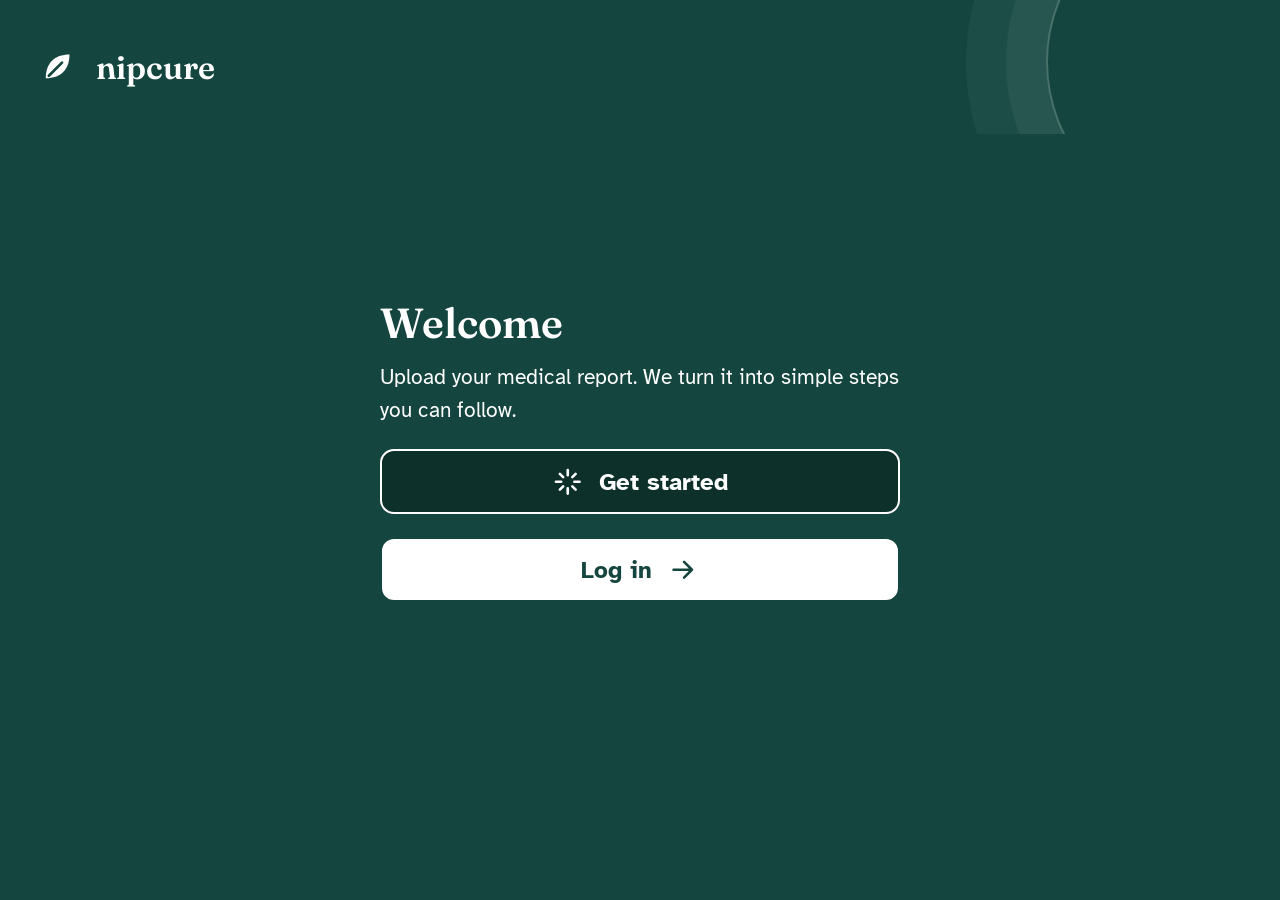
<file: frontend/index.html>
<!doctype html>
<html lang="en">
  <head>
    <meta charset="utf-8" />
    <meta name="viewport" content="width=device-width,initial-scale=1" />
    <meta name="theme-color" content="#14463F" />
    <link rel="preconnect" href="https://fonts.googleapis.com" />
    <link
      href="https://fonts.googleapis.com/css2?family=Atkinson+Hyperlegible:wght@400;700&family=Fraunces:wght@600&display=swap"
      rel="stylesheet"
    />
    <link rel="stylesheet" href="css/style.css" />
    <title>NipCure</title>
  </head>
  <body class="welcome-page">
    <div class="split">
      <header class="side">
        <a class="brand" data-logo href="index.html"></a>
        <h2>Your doctor's instructions, made clear.</h2>
      </header>
      <main class="main">
        <div class="box">
          <h1>Welcome</h1>
          <p>
            Upload your medical report. We turn it into simple steps you can
            follow.
          </p>
          <a class="btn" href="register.html" data-i="sparkle">Get started</a>
          <a class="btn alt" href="login.html" data-i="arrow" data-pos="end"
            >Log in</a
          >
        </div>
      </main>
    </div>
    <script src="js/api.js"></script>
  </body>
</html>
</file>
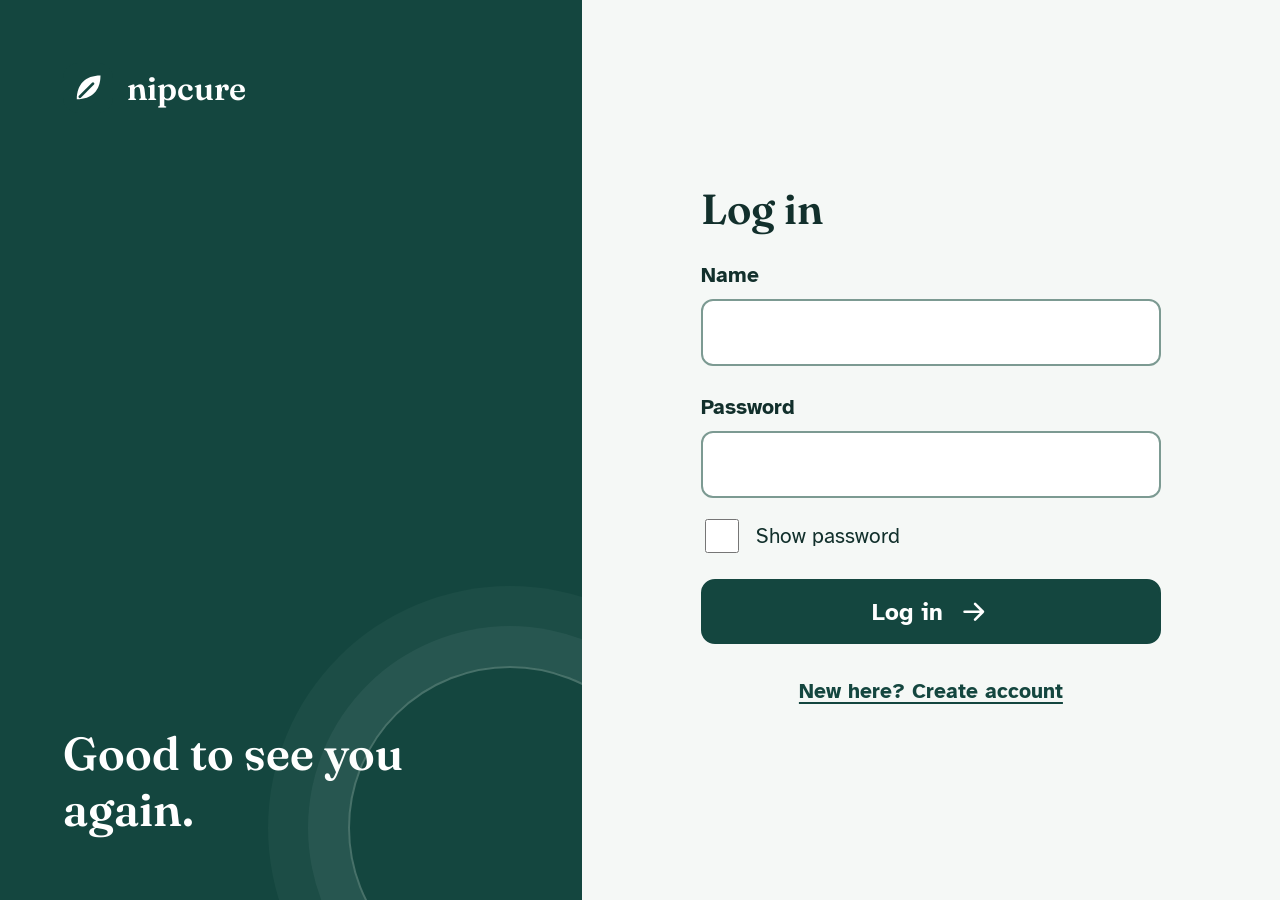
<file: frontend/dashboard.html>
<!doctype html>
<html lang="en">
  <head>
    <meta charset="utf-8" />
    <meta name="viewport" content="width=device-width,initial-scale=1" />
    <meta name="theme-color" content="#14463F" />
    <link rel="preconnect" href="https://fonts.googleapis.com" />
    <link
      href="https://fonts.googleapis.com/css2?family=Atkinson+Hyperlegible:wght@400;700&family=Fraunces:wght@600&display=swap"
      rel="stylesheet"
    />
    <link rel="stylesheet" href="css/style.css" />
    <title>My reports – nipcure</title>
  </head>
  <body>
    <div class="bar">
      <div>
        <a class="brand" data-logo href="dashboard.html"></a
        ><span class="acts"
          ><a class="link" href="profile.html" data-i="user">Profile</a
          ><button class="link" onclick="api.logout()" data-i="out">
            Log out
          </button></span
        >
      </div>
    </div>
    <main class="wrap">
      <div id="msg" class="msg"></div>

      <section id="home">
        <h1>Your report</h1>
        <div class="upload">
          <span class="badge" data-i="upload"></span>
          <p style="margin: 0.4rem 0 0">Choose the PDF from your doctor.</p>
          <input
            id="file"
            type="file"
            accept="application/pdf"
            class="hidden"
          />
          <button class="btn" id="pick" data-i="upload">Upload report</button>
        </div>
        <h2 style="margin-top: 2.2rem">Previous reports</h2>
        <div id="list"><p>No reports yet.</p></div>
      </section>

      <div id="spin" class="spin">
        <i></i>Reading your report…<br /><span
          style="font-weight: 400; color: var(--muted)"
          >This can take a minute.</span
        >
      </div>

      <section id="plan" class="hidden">
        <button class="link" id="back" data-i="back">My reports</button>
        <h1 id="plan-title">Your care plan</h1>
        <div class="summary">
          <span class="badge" style="background: #fff" data-i="check"></span>
          <span class="summary-content" id="summary"></span>
          <button class="sec-listen-btn" id="listen-summary" title="Listen to summary">🔊</button>
        </div>
        <div id="sections"></div>

        <section id="research-section" class="learn-more-section">
          <div class="learn-more-header">
          <span
            class="badge"
            style="background: var(--mint); color: var(--pine); font-size: 1.3rem;"
            aria-hidden="true"
          >
            <svg
              width="24"
              height="24"
              viewBox="0 0 24 24"
              fill="none"
              stroke="currentColor"
              stroke-width="2"
              stroke-linecap="round"
              stroke-linejoin="round"
            >
              <circle cx="11" cy="11" r="7"></circle>
              <path d="m20 20-4-4"></path>
            </svg>
          </span>

          <div>
            <h2>Learn more</h2>
            <p class="learn-sub">
              Educational guides from recognized health institutions based on your report
            </p>
          </div>
          </div>
          <div id="research-list" class="research-cards">
            <p class="loading-hint">Loading educational resources…</p>
          </div>
          <p class="research-disclaimer">
            <svg
              width="18"
              height="18"
              viewBox="0 0 24 24"
              fill="none"
              stroke="currentColor"
              stroke-width="2"
              stroke-linecap="round"
              stroke-linejoin="round"
              aria-hidden="true"
            >
              <path d="M10.3 3.7L2.2 18a2 2 0 0 0 1.7 3h16.2a2 2 0 0 0 1.7-3L13.7 3.7a2 2 0 0 0-3.4 0z"></path>
              <line x1="12" y1="9" x2="12" y2="13"></line>
              <line x1="12" y1="17" x2="12.01" y2="17"></line>
            </svg>

            <span>
              <b>Educational resources only.</b>
              These verified links from organizations such as Mayo Clinic,
              MedlinePlus, and the CDC are for patient education and do not replace
              professional medical advice.
            </span>
          </p>
        </section>

        <div class="bottom-actions">
<button class="btn alt" id="listen">
  <svg
    width="20"
    height="20"
    viewBox="0 0 24 24"
    fill="none"
    stroke="currentColor"
    stroke-width="2"
    stroke-linecap="round"
    stroke-linejoin="round"
    aria-hidden="true"
  >
    <polygon points="11 5 6 9 2 9 2 15 6 15 11 19 11 5"></polygon>
    <path d="M15.54 8.46a5 5 0 0 1 0 7.07"></path>
    <path d="M19.07 4.93a10 10 0 0 1 0 14.14"></path>
  </svg>

  Listen to full plan
</button>
          <button class="btn alt" id="reexamine" data-i="refresh">Re-examine report</button>
          <button class="btn danger" id="delete" data-i="trash">Delete report</button>
        </div>
      </section>
    </main>
    <script src="js/api.js"></script>
    <script>
      api.requireAuth();
      const $ = (id) => document.getElementById(id);
      let currentReportId = null;
      let currentReportFilename = "";
      let currentPlan = null;
      let currentAudio = null;

      function escapeHtml(str) {
        if (!str) return "";
        return String(str)
          .replace(/&/g, "&amp;")
          .replace(/</g, "&lt;")
          .replace(/>/g, "&gt;")
          .replace(/"/g, "&quot;")
          .replace(/'/g, "&#039;");
      }

      const PLAY_SVG = '<svg width="20" height="20" viewBox="0 0 24 24" fill="none" stroke="currentColor" stroke-width="2" stroke-linecap="round" stroke-linejoin="round"><polygon points="11 5 6 9 2 9 2 15 6 15 11 19 11 5"></polygon><path d="M15.54 8.46a5 5 0 0 1 0 7.07"></path><path d="M19.07 4.93a10 10 0 0 1 0 14.14"></path></svg>';
      const STOP_SVG = '<svg width="20" height="20" viewBox="0 0 24 24" fill="none" stroke="currentColor" stroke-width="2" stroke-linecap="round" stroke-linejoin="round"><rect x="6" y="6" width="12" height="12"></rect></svg>';

      function stopAudio() {
        if (currentAudio) {
          currentAudio.pause();
          currentAudio.currentTime = 0;
          currentAudio = null;
        }
        if (window.speechSynthesis && window.speechSynthesis.speaking) {
          window.speechSynthesis.cancel();
        }
        const listenBtn = $("listen");
        if (listenBtn) listenBtn.innerHTML = PLAY_SVG + " Listen to full plan";
        document.querySelectorAll(".sec-listen-btn").forEach((b) => {
          b.classList.remove("playing");
          b.innerHTML = PLAY_SVG;
          b.disabled = false;
        });
      }

      const SECTIONS = [
        [["conflicts"], "alert", "Conflicts & Verification"],
        [["warnings"], "alert", "Important warnings"],
        [["medicines"], "pill", "Medicines to buy"],
        [["what_to_do", "todo"], "check", "What to do"],
        [["what_to_avoid", "avoid"], "ban", "What to avoid"],
        [["food_guidance", "food"], "food", "Food guidance"],
        [["follow_up", "followup"], "calendar", "Follow-up"],
        [["doctor_questions", "questions"], "help", "Ask your doctor"],
        [["sources", "resources"], "globe", "Evidence & Sources"],
      ];

      const show = (id) =>
        ["home", "plan"].forEach((s) =>
          $(s).classList.toggle("hidden", s !== id),
        );

      async function playSection(btn, sectionKey, items, label) {
        if (currentAudio && !currentAudio.paused) { stopAudio(); return; }
        if (window.speechSynthesis && window.speechSynthesis.speaking) { stopAudio(); return; }
        if (btn.classList.contains("playing")) { stopAudio(); return; }

        stopAudio();
        btn.disabled = true;
        btn.innerHTML = "⏳";

        const text = label + ": " + items.map((it) =>
          typeof it === "object" && it !== null ? (it.title || it.url || JSON.stringify(it)) : String(it)
        ).join(". ");

        try {
          const audioBlob = await api.voiceReport(currentReportId, text);
          const audioUrl = URL.createObjectURL(audioBlob);
          currentAudio = new Audio(audioUrl);
          currentAudio.onended = () => stopAudio();
          currentAudio.onerror = () => { stopAudio(); showMsg("error", "Error playing section audio."); };
          await currentAudio.play();
          btn.disabled = false;
          btn.classList.add("playing");
          btn.innerHTML = STOP_SVG;
        } catch (err) {
          if (window.speechSynthesis) {
            window.speechSynthesis.cancel();
            const utterance = new SpeechSynthesisUtterance(text);
            utterance.onend = () => stopAudio();
            utterance.onerror = () => stopAudio();
            window.speechSynthesis.speak(utterance);
            btn.disabled = false;
            btn.classList.add("playing");
            btn.innerHTML = STOP_SVG;
          } else {
            stopAudio();
            showMsg("error", err.message || "Voice not available.");
          }
        }
      }

      async function toggleVoice() {
        if (currentAudio && !currentAudio.paused) {
          stopAudio();
          return;
        }
        if (window.speechSynthesis && window.speechSynthesis.speaking) {
          stopAudio();
          return;
        }

        const listenBtn = $("listen");
        listenBtn.disabled = true;
        listenBtn.innerHTML = `
          <svg
            width="18"
            height="18"
            viewBox="0 0 24 24"
            fill="none"
            stroke="currentColor"
            stroke-width="2"
            stroke-linecap="round"
            stroke-linejoin="round"
            aria-hidden="true"
          >
            <path d="M21 12a9 9 0 1 1-6.7-8.7"></path>
            <path d="M21 3v6h-6"></path>
          </svg>
          Generating audio…
        `;
        try {
          const audioBlob = await api.voiceReport(currentReportId);
          const audioUrl = URL.createObjectURL(audioBlob);
          currentAudio = new Audio(audioUrl);
          currentAudio.onended = () => {
            stopAudio();
          };
          currentAudio.onerror = () => {
            stopAudio();
            showMsg("error", "Error playing voice audio.");
          };
          await currentAudio.play();
          listenBtn.innerHTML = STOP_SVG + " Stop listening";
        } catch (err) {
          console.warn("ElevenLabs TTS unavailable, falling back to speech synthesis:", err.message);
          const textToSpeak = currentPlan?.voice_text || currentPlan?.summary || "No care plan summary available.";
          if (window.speechSynthesis) {
            window.speechSynthesis.cancel();
            const utterance = new SpeechSynthesisUtterance(textToSpeak);
            utterance.onend = () => {
              stopAudio();
            };
            utterance.onerror = () => {
              stopAudio();
            };
            window.speechSynthesis.speak(utterance);
            listenBtn.innerHTML = STOP_SVG + " Stop listening";
          } else {
            showMsg("error", err.message || "Voice playback unavailable.");
            listenBtn.innerHTML = PLAY_SVG + " Listen to full plan";
          }
        } finally {
          listenBtn.disabled = false;
        }
      }

      async function loadResearch(reportId) {
        const container = $("research-list");
        if (!container || !reportId) return;
        container.innerHTML = '<p class="loading-hint">Searching verified medical organizations (Mayo Clinic, MedlinePlus, CDC)…</p>';
        try {
          const data = await api.researchReport(reportId);
          if (!data.resources || data.resources.length === 0) {
            container.innerHTML = '<p style="color:var(--muted); font-size:0.95rem;">No external educational guides found for the specific topics in this report.</p>';
            return;
          }
          container.replaceChildren(
            ...data.resources.map((item) => {
              const a = document.createElement("a");
              a.className = "research-card";
              a.href = item.link;
              a.target = "_blank";
              a.rel = "noopener noreferrer";
              a.innerHTML = `
                <div class="research-source">${escapeHtml(item.source || "Medical Resource")}</div>
                <div class="research-title">${escapeHtml(item.title)}</div>
                ${item.snippet ? `<p class="research-snippet">${escapeHtml(item.snippet)}</p>` : ""}
              `;
              return a;
            })
          );
        } catch (err) {
          console.warn("Could not load research:", err);
          container.innerHTML = '<p style="color:var(--muted); font-size:0.9rem;">Educational research guides are currently unavailable.</p>';
        }
      }

      async function doReexamine(id) {
        if (!id) return;
        stopAudio();
        $("msg").className = "msg";
        show("");
        $("spin").classList.add("show");
        try {
          const res = await api.reexamineReport(id);
          renderPlan(res.plan, res.id, res.filename);
          showMsg("success", "Care plan updated and re-examined with your profile!");
        } catch (e) {
          show(currentReportId ? "plan" : "home");
          showMsg("error", e.message);
        } finally {
          $("spin").classList.remove("show");
        }
      }

      async function doDelete(id, filename) {
        if (!id) return;
        stopAudio();
        const name = filename ? `"${filename}"` : "this report";
        if (!confirm(`Are you sure you want to delete ${name}? This cannot be undone.`)) {
          return;
        }
        try {
          await api.deleteReport(id);
          if (currentReportId === id) {
            currentReportId = null;
            currentReportFilename = "";
            currentPlan = null;
            show("home");
          }
          showMsg("success", "Report deleted successfully.");
          await loadList();
        } catch (e) {
          showMsg("error", e.message);
        }
      }

      async function loadList() {
        try {
          const items = await api.reports();
          if (!items.length) {
            $("list").innerHTML = "<p>No reports yet.</p>";
            return;
          }
          $("list").replaceChildren(
            ...items.map((r) => {
              const card = document.createElement("div");
              card.className = "report";

              const mainBtn = document.createElement("button");
              mainBtn.className = "report-main";
              mainBtn.type = "button";
              mainBtn.innerHTML =
                '<span class="badge">' +
                icon("file") +
                '</span><span><b></b><small></small></span><span class="go" style="margin-left:auto">' +
                icon("arrow") +
                "</span>";
              mainBtn.querySelector("b").textContent = r.filename;
              mainBtn.querySelector("small").textContent = new Date(
                r.created_at,
              ).toLocaleDateString();
              mainBtn.onclick = async () => {
                try {
                  const rep = await api.report(r.id);
                  renderPlan(rep.plan, rep.id, rep.filename);
                } catch (e) {
                  showMsg("error", e.message);
                }
              };

              const acts = document.createElement("div");
              acts.className = "report-acts";

              const reBtn = document.createElement("button");
              reBtn.className = "icon-btn";
              reBtn.type = "button";
              reBtn.title = "Re-examine report with current profile";
              reBtn.innerHTML = icon("refresh");
              reBtn.onclick = (e) => {
                e.stopPropagation();
                doReexamine(r.id);
              };

              const delBtn = document.createElement("button");
              delBtn.className = "icon-btn danger";
              delBtn.type = "button";
              delBtn.title = "Delete report";
              delBtn.innerHTML = icon("trash");
              delBtn.onclick = (e) => {
                e.stopPropagation();
                doDelete(r.id, r.filename);
              };

              acts.append(reBtn, delBtn);
              card.append(mainBtn, acts);
              return card;
            }),
          );
        } catch (e) {
          showMsg("error", e.message);
        }
      }

      function renderPlan(plan, id, filename) {
        stopAudio();
        if (id) currentReportId = id;
        if (filename) currentReportFilename = filename;
        currentPlan = plan;

        if (filename) {
          $("plan-title").textContent = filename;
        } else {
          $("plan-title").textContent = "Your care plan";
        }
        $("summary").textContent = plan.summary || "";
        $("listen-summary").innerHTML = `
          <svg width="20" height="20" viewBox="0 0 24 24" fill="none" stroke="currentColor" stroke-width="2" stroke-linecap="round" stroke-linejoin="round">
            <polygon points="11 5 6 9 2 9 2 15 6 15 11 19 11 5"></polygon>
            <path d="M15.54 8.46a5 5 0 0 1 0 7.07"></path>
            <path d="M19.07 4.93a10 10 0 0 1 0 14.14"></path>
          </svg>`;

        $("listen-summary").onclick = async function () {
          const summaryText = plan.summary || "No summary available.";
          await playSection(this, "summary", [summaryText], "Summary");
        };

        const getItems = (keys) => {
          for (const k of keys) {
            if (Array.isArray(plan[k]) && plan[k].length > 0) return plan[k];
          }
          return [];
        };
        $("sections").replaceChildren(
          ...SECTIONS.filter(([keys]) => getItems(keys).length).map(
            ([keys, ic, label]) => {
              const items = getItems(keys);
              const sectionKey = keys[0];
              const isWarn = keys.includes("warnings") || keys.includes("conflicts");
              
              const wrap = document.createElement("div");
              wrap.style.display = "flex";
              wrap.style.alignItems = "flex-start";
              wrap.style.gap = "0.5rem";
              wrap.style.marginBottom = "0.2rem";

              const d = document.createElement("details");
              d.className = "sec" + (isWarn ? " warn" : "");
              d.style.flex = "1";
              if (isWarn) d.open = true;
              
              const s = document.createElement("summary");

              const secListenBtn = document.createElement("button");
              secListenBtn.type = "button";
              secListenBtn.className = "sec-listen-btn";
              secListenBtn.title = "Listen to " + label;
              secListenBtn.innerHTML = PLAY_SVG;
              secListenBtn.style.marginTop = "0.8rem";
              secListenBtn.onclick = (e) => {
                e.preventDefault();
                e.stopPropagation();
                playSection(secListenBtn, sectionKey, items, label);
              };

              s.innerHTML =
                '<span class="badge">' +
                icon(ic) +
                "</span><span>" +
                label +
                "</span>";
              s.insertAdjacentHTML("beforeend", icon("chev", "chev"));
              
              d.append(s);

              const PROFILE_BADGE_HTML = `
                <span class="profile-badge">
                  <svg viewBox="0 0 24 24" fill="none" stroke="currentColor" stroke-width="2" stroke-linecap="round" stroke-linejoin="round">
                    <path d="M20 21v-2a4 4 0 0 0-4-4H8a4 4 0 0 0-4 4v2"></path>
                    <circle cx="12" cy="7" r="4"></circle>
                  </svg>
                  From your profile
                </span>`;

              const renderItem = (item) => {
                const li = document.createElement("li");
                let text = "";
                let isLink = false;
                let url = "";

                if (typeof item === "object" && item !== null) {
                  text = item.title || item.url || "";
                  if (item.url) {
                    isLink = true;
                    url = item.url;
                  }
                } else {
                  text = String(item);
                }

                let isProfile = false;
                // Sometimes gemma outputs a colon after the tag, like [Patient profile]:
                if (text.startsWith("[Patient profile]")) {
                  isProfile = true;
                  text = text.replace("[Patient profile]", "").replace(/^:/, "").trim();
                }

                if (isLink) {
                  const a = document.createElement("a");
                  a.href = url;
                  a.target = "_blank";
                  a.rel = "noopener";
                  a.textContent = text;
                  if (isProfile) {
                    li.innerHTML = PROFILE_BADGE_HTML + " ";
                    li.append(a);
                  } else {
                    li.append(a);
                  }
                } else {
                  if (isProfile) {
                    li.innerHTML = PROFILE_BADGE_HTML + " <span>" + escapeHtml(text) + "</span>";
                  } else {
                    li.textContent = text;
                  }
                }
                return li;
              };

              if (sectionKey === "food_guidance") {
                const medicalItems = [];
                const profileItems = [];
                items.forEach(item => {
                  const text = typeof item === "string" ? item : (item.title || "");
                  if (text.startsWith("[Patient profile]")) profileItems.push(item);
                  else medicalItems.push(item);
                });

                if (medicalItems.length > 0) {
                  const ul = document.createElement("ul");
                  medicalItems.forEach(item => ul.append(renderItem(item)));
                  d.append(ul);
                }
                if (profileItems.length > 0) {
                  const subtitle = document.createElement("div");
                  subtitle.className = "profile-group-title";
                  subtitle.textContent = "Profile preferences & restrictions";
                  const ulProfile = document.createElement("ul");
                  profileItems.forEach(item => ulProfile.append(renderItem(item)));
                  d.append(subtitle, ulProfile);
                }
              } else {
                const ul = document.createElement("ul");
                items.forEach((item) => {
                  ul.append(renderItem(item));
                });
                d.append(ul);
              }

              wrap.append(d, secListenBtn);
              return wrap;
            },
          ),
        );
        $("listen").onclick = toggleVoice;
        $("reexamine").onclick = () => doReexamine(currentReportId);
        $("delete").onclick = () => doDelete(currentReportId, currentReportFilename);
        if (id) {
          loadResearch(id);
        }
        show("plan");
        window.scrollTo(0, 0);
      }

      $("pick").onclick = () => $("file").click();
      $("back").onclick = () => {
        stopAudio();
        show("home");
        loadList();
      };
      $("file").onchange = async () => {
        const f = $("file").files[0];
        if (!f) return;
        if (f.type !== "application/pdf")
          return showMsg("error", "Please choose a PDF file.");
        $("msg").className = "msg";
        show("");
        $("spin").classList.add("show");
        try {
          const res = await api.upload(f);
          renderPlan(res.plan, res.id, res.filename);
        } catch (e) {
          show("home");
          showMsg("error", e.message);
        }
        $("spin").classList.remove("show");
        $("file").value = "";
      };
      loadList();
    </script>
  </body>
</html>
</file>
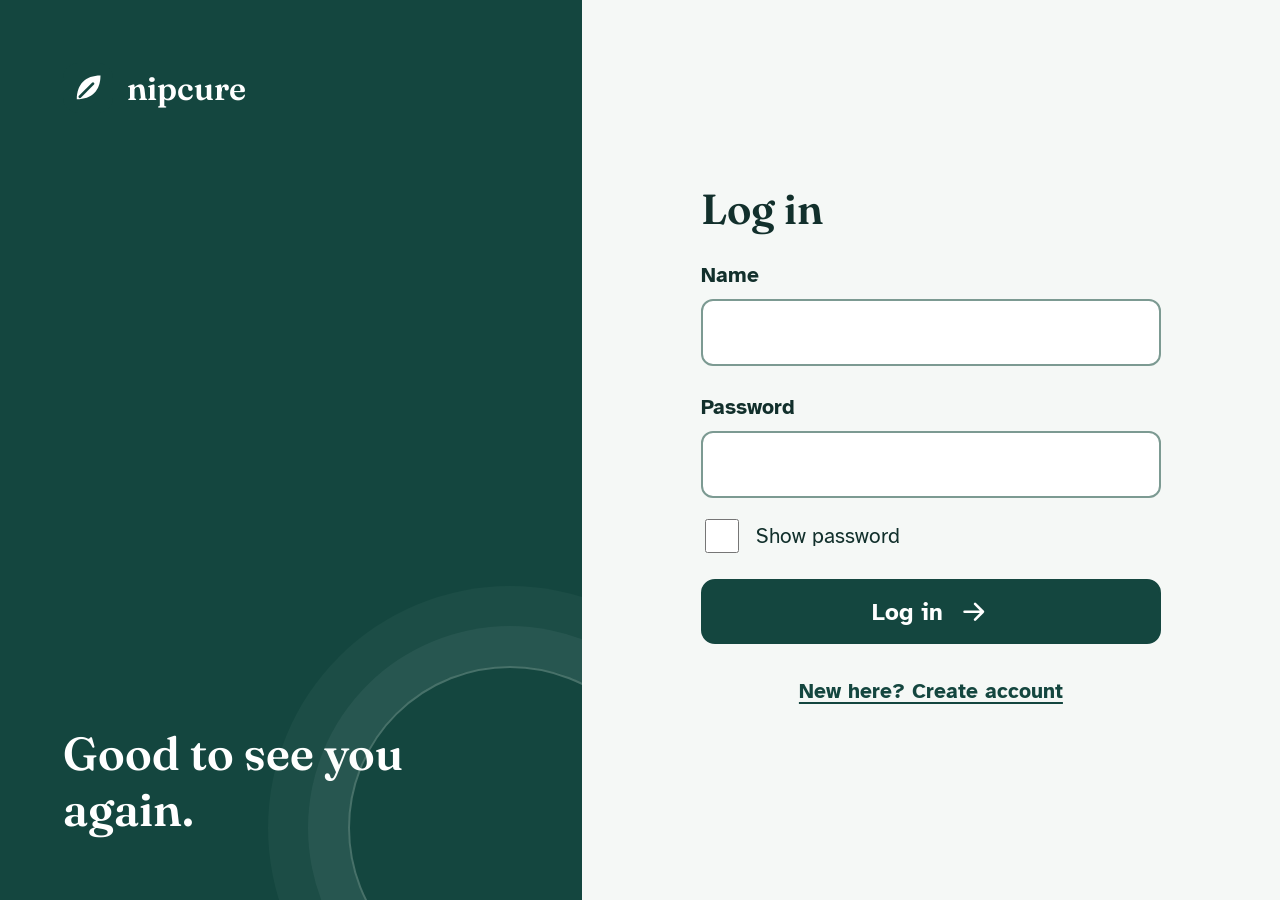
<file: frontend/login.html>
<!doctype html>
<html lang="en">
  <head>
    <meta charset="utf-8" />
    <meta name="viewport" content="width=device-width,initial-scale=1" />
    <meta name="theme-color" content="#14463F" />
    <link rel="preconnect" href="https://fonts.googleapis.com" />
    <link
      href="https://fonts.googleapis.com/css2?family=Atkinson+Hyperlegible:wght@400;700&family=Fraunces:wght@600&display=swap"
      rel="stylesheet"
    />
    <link rel="stylesheet" href="css/style.css" />
    <title>Log in – NipCure</title>
  </head>
  <body>
    <div class="split">
      <header class="side">
        <a class="brand" data-logo href="index.html"></a>
        <h2>Good to see you again.</h2>
      </header>
      <main class="main">
        <form class="box" id="form">
          <h1>Log in</h1>
          <label for="name">Name</label
          ><input id="name" autocomplete="username" required />
          <label for="password">Password</label
          ><input
            id="password"
            type="password"
            autocomplete="current-password"
            required
          /><label class="check"
            ><input type="checkbox" id="show" /> Show password</label
          >
          <div id="msg" class="msg"></div>
          <button
            id="go"
            class="btn"
            type="submit"
            data-i="arrow"
            data-pos="end"
          >
            Log in
          </button>
          <p class="center" style="margin: 1rem 0 0">
            <a class="link" href="register.html">New here? Create account</a>
          </p>
        </form>
      </main>
    </div>
    <script src="js/api.js"></script>
    <script src="js/login.js"></script>
  </body>
</html>
</file>
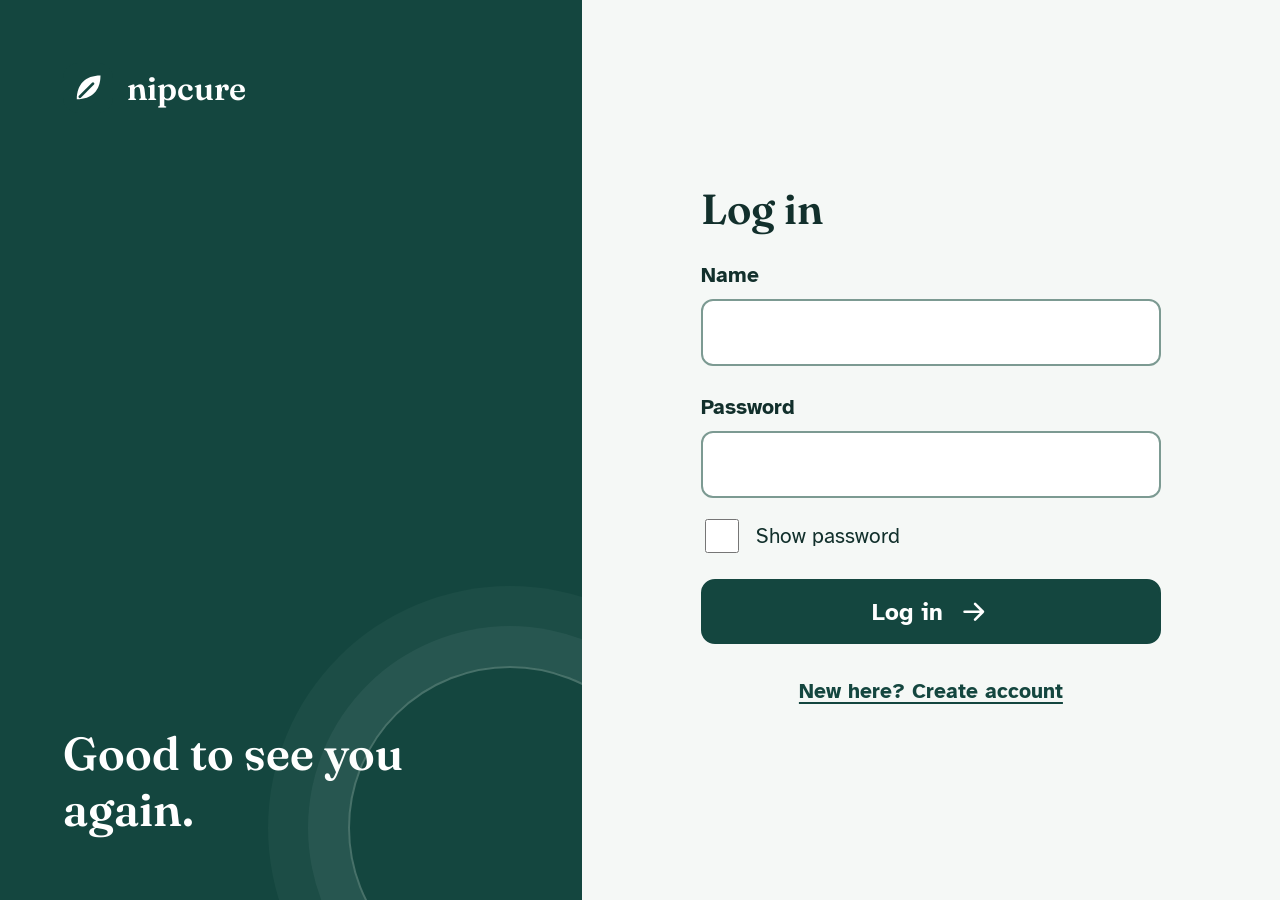
<file: frontend/profile.html>
<!doctype html>
<html lang="en">
  <head>
    <meta charset="utf-8" />
    <meta name="viewport" content="width=device-width,initial-scale=1" />
    <meta name="theme-color" content="#14463F" />
    <link rel="preconnect" href="https://fonts.googleapis.com" />
    <link
      href="https://fonts.googleapis.com/css2?family=Atkinson+Hyperlegible:wght@400;700&family=Fraunces:wght@600&display=swap"
      rel="stylesheet"
    />
    <link rel="stylesheet" href="css/style.css" />
    <title>Profile – Nipcure</title>
  </head>
  <body>
    <div class="bar">
      <div>
        <a class="brand" data-logo href="dashboard.html"></a
        ><a id="back" class="link hidden" href="dashboard.html" data-i="back"
          >Back</a
        >
      </div>
    </div>
    <main class="wrap profile-wrap">
      <form id="form">
        <h1 id="title">About you</h1>
        <p>This helps us give you safe advice.</p>
        <div class="profile-fields">
          <div>
            <label for="age">Age</label
            ><input
              id="age"
              type="number"
              min="1"
              max="120"
              inputmode="numeric"
              required
            />
          </div>
          <div>
            <label for="allergies">Allergies</label
            ><textarea
              id="allergies"
              placeholder="Example: penicillin, peanuts"
            ></textarea>
          </div>
          <div>
            <label for="likes">Foods you like</label
            ><textarea id="likes"></textarea>
          </div>
          <div>
            <label for="dislikes">Foods you dislike</label
            ><textarea id="dislikes"></textarea>
          </div>
          <div>
            <label for="diet">Diet rules</label
            ><textarea
              id="diet"
              placeholder="Example: diabetic, low salt, halal"
            ></textarea>
          </div>
          <div>
            <label for="notes">Other notes</label
            ><textarea id="notes"></textarea>
          </div>
        </div>
        <div id="msg" class="msg"></div>
        <button id="save" class="btn" type="submit" data-i="save">Save</button>
      </form>
    </main>
    <script src="js/api.js"></script>
    <script src="js/profile.js"></script>
  </body>
</html>
</file>
<file: frontend/css/style.css>
/* nipcure – calm pine & mint, large and readable */
:root {
  --paper: #f5f8f6;
  --card: #fff;
  --ink: #12302c;
  --muted: #4b6560;
  --line: #cfddd7;
  --pine: #14463f;
  --pine-d: #0d302b;
  --mint: #ddeee6;
  --clay: #a8402b;
  --clay-bg: #fbebe5;
  --ok: #1e6b45;
  --ok-bg: #e1f2e8;
  --serif: Fraunces, Georgia, serif;
  --sans: "Atkinson Hyperlegible", Verdana, Arial, sans-serif;
}

/* The welcome screen is intentionally a single calm green page. */
.welcome-page {
  background: var(--pine);
}
.welcome-page .split {
  display: flex;
  flex-direction: column;
  min-height: 100vh;
  background: var(--pine);
}
.welcome-page .side {
  min-height: 0;
  padding: 2rem 1.5rem;
  background: var(--pine);
  position: absolute;
  inset: 0 0 auto;
  z-index: 1;
}
.welcome-page .side h2 {
  display: none;
}
.welcome-page .main {
  min-height: 100vh;
  align-items: center;
  justify-content: center;
  background: var(--pine);
  padding: 2rem 1.5rem;
}
.welcome-page .box {
  max-width: 520px;
}
.welcome-page h1,
.welcome-page p {
  color: #fff;
}
.welcome-page .btn.alt {
  color: var(--pine);
}
.welcome-page .btn:not(.alt) {
  background: var(--pine-d);
  color: #fff;
  border-color: #fff;
}
.welcome-page .btn:not(.alt):hover {
  background: var(--mint);
  color: var(--pine);
}
.bar .brand,
.bar .link {
  color: #fff;
}
* {
  box-sizing: border-box;
}
.profile-fields {
  display: grid;
  gap: 0 1rem;
}
.profile-fields label {
  margin-top: 0.8rem;
}
.profile-fields textarea {
  min-height: 70px;
}
.profile-fields + .msg {
  margin-top: 0.8rem;
}
@media (min-width: 700px) {
  .profile-wrap {
    max-width: 1100px;
  }
  .profile-fields {
    grid-template-columns: repeat(2, minmax(0, 1fr));
  }
}
html {
  font-size: 20px;
}
body {
  margin: 0;
  background: var(--paper);
  color: var(--ink);
  font-family: var(--sans);
  line-height: 1.55;
}
h1,
h2 {
  font-family: var(--serif);
  font-weight: 600;
  line-height: 1.2;
  margin: 0 0 0.6rem;
}
h1 {
  font-size: 2rem;
}
h2 {
  font-size: 1.45rem;
}
p {
  margin: 0 0 1rem;
  color: var(--muted);
}
.ico {
  width: 1.5rem;
  height: 1.5rem;
  flex: none;
  fill: none;
  stroke: currentColor;
  stroke-width: 2;
  stroke-linecap: round;
  stroke-linejoin: round;
}
.hidden {
  display: none !important;
}
.center {
  text-align: center;
}

/* brand */
.brand {
  display: inline-flex;
  align-items: center;
  gap: 0.65rem;
  text-decoration: none;
  color: var(--pine);
  font-family: var(--serif);
  font-weight: 600;
  font-size: 1.55rem;
}
.brand svg {
  width: 2.4rem;
  height: 2.4rem;
}
.brand img {
  width: 2.4rem;
  height: 2.4rem;
}

/* split layout for index / login / register */
.split {
  min-height: 100vh;
  display: grid;
}
.side {
  background: var(--pine);
  color: #fff;
  padding: 1.25rem 1.5rem;
  position: relative;
  overflow: hidden;
}
.side .brand {
  color: #fff;
  --m1: #ddeee6;
  --m2: #14463f;
}
.side h2 {
  display: none;
  color: #fff;
  font-size: 2.2rem;
  max-width: 14ch;
  margin: 0;
}
.side::after {
  content: "";
  position: absolute;
  right: -90px;
  bottom: -90px;
  width: 320px;
  height: 320px;
  border-radius: 50%;
  border: 2px solid rgba(221, 238, 230, 0.25);
  box-shadow:
    0 0 0 40px rgba(221, 238, 230, 0.06),
    0 0 0 80px rgba(221, 238, 230, 0.04);
}
.main {
  padding: 1.75rem 1.5rem;
  display: flex;
  justify-content: center;
  align-items: flex-start;
}
.box {
  width: 100%;
  max-width: 460px;
}
@media (min-width: 900px) {
  html {
    font-size: 21px;
  }
  .split {
    grid-template-columns: 5fr 6fr;
  }
  .side {
    padding: 3rem;
    display: flex;
    flex-direction: column;
    justify-content: space-between;
  }
  .side h2 {
    display: block;
  }
  .main {
    align-items: center;
    padding: 3rem;
  }
}

/* buttons */
.btn {
  display: flex;
  align-items: center;
  justify-content: center;
  gap: 0.7rem;
  width: 100%;
  min-height: 62px;
  padding: 0.7rem 1.25rem;
  font: 700 1.15rem var(--sans);
  border-radius: 14px;
  border: 2px solid var(--pine);
  background: var(--pine);
  color: #fff;
  text-decoration: none;
  cursor: pointer;
  margin-top: 1.1rem;
  transition: background 0.15s;
}
.btn:hover {
  background: var(--pine-d);
}
.btn:disabled {
  opacity: 0.6;
  cursor: wait;
}
.btn.alt {
  background: #fff;
  color: var(--pine);
}
.btn.alt:hover {
  background: var(--mint);
}
.link {
  display: inline-flex;
  align-items: center;
  gap: 0.4rem;
  background: none;
  border: 0;
  font: 700 1rem var(--sans);
  color: var(--pine);
  text-decoration: underline;
  text-underline-offset: 4px;
  cursor: pointer;
  padding: 0.6rem 0.4rem;
  min-height: 48px;
}
:focus-visible {
  outline: 4px solid #e0a100;
  outline-offset: 3px;
}

/* forms */
label {
  display: block;
  font-weight: 700;
  margin: 1.2rem 0 0.35rem;
}
input,
textarea {
  width: 100%;
  font: 1.1rem var(--sans);
  padding: 0.8rem 1rem;
  min-height: 58px;
  border: 2px solid #7c9a92;
  border-radius: 12px;
  background: #fff;
  color: var(--ink);
}
input:focus,
textarea:focus {
  border-color: var(--pine);
}
textarea {
  min-height: 92px;
  resize: vertical;
}
.check {
  display: flex;
  align-items: center;
  gap: 0.7rem;
  font-weight: 400;
  margin: 0.9rem 0 0;
  cursor: pointer;
}
.check input {
  width: 1.6rem;
  height: 1.6rem;
  min-height: 0;
  accent-color: var(--pine);
}
.hint {
  font-size: 0.85rem;
  margin: 0.3rem 0 0;
}

/* messages */
.msg {
  display: none;
  align-items: flex-start;
  gap: 0.7rem;
  margin-top: 1.1rem;
  padding: 0.9rem 1rem;
  border-radius: 12px;
  font-weight: 700;
  border: 2px solid;
}
.msg.show {
  display: flex;
}
.msg.error {
  background: var(--clay-bg);
  color: var(--clay);
  border-color: var(--clay);
}
.msg.success {
  background: var(--ok-bg);
  color: var(--ok);
  border-color: var(--ok);
}

/* dashboard */
.bar {
  background: var(--pine);
  border-bottom: 0;
}
.bar > div {
  max-width: 1100px;
  margin: 0 auto;
  padding: 0.7rem 1.25rem;
  display: flex;
  justify-content: space-between;
  align-items: center;
}
.acts {
  display: flex;
  gap: 0.2rem;
}
@media (max-width: 480px) {
  .bar .brand {
    font-size: 1.25rem;
  }
  .bar .brand svg {
    width: 2rem;
    height: 2rem;
  }
  .bar .brand img {
    width: 2rem;
    height: 2rem;
  }
  .bar .link {
    padding: 0.4rem 0.3rem;
  }
}
.wrap {
  max-width: 1100px;
  margin: 0 auto;
  padding: 1.5rem 1.25rem 3rem;
}
.badge {
  display: grid;
  place-items: center;
  width: 3rem;
  height: 3rem;
  border-radius: 50%;
  background: var(--mint);
  color: var(--pine);
  flex: none;
}
.badge .ico {
  width: 1.6rem;
  height: 1.6rem;
}
.upload {
  background: #fff;
  border: 2px dashed #7c9a92;
  border-radius: 20px;
  padding: 1.75rem 1.25rem;
  text-align: center;
}
.upload .badge {
  width: 4.2rem;
  height: 4.2rem;
  margin: 0 auto 0.5rem;
}
.upload .badge .ico {
  width: 2.1rem;
  height: 2.1rem;
}
.report {
  display: flex;
  align-items: center;
  gap: 0.75rem;
  width: 100%;
  min-height: 68px;
  background: #fff;
  border: 2px solid var(--line);
  border-radius: 14px;
  padding: 0.5rem 1rem;
  margin-top: 0.7rem;
  color: var(--ink);
  transition: border-color 0.15s, box-shadow 0.15s;
}
.report:hover {
  border-color: var(--pine);
}
.report-main {
  display: flex;
  align-items: center;
  gap: 0.9rem;
  flex: 1;
  background: none;
  border: none;
  padding: 0.4rem 0;
  text-align: left;
  font: inherit;
  color: inherit;
  cursor: pointer;
}
.report small {
  display: block;
  color: var(--muted);
  font-size: 0.85rem;
}
.report-acts {
  display: flex;
  align-items: center;
  gap: 0.4rem;
}
.icon-btn {
  display: inline-flex;
  align-items: center;
  justify-content: center;
  width: 44px;
  height: 44px;
  border-radius: 10px;
  border: 1.5px solid var(--line);
  background: #fff;
  color: var(--pine);
  cursor: pointer;
  transition: all 0.15s;
  padding: 0;
}
.icon-btn:hover {
  background: var(--mint);
  border-color: var(--pine);
}
.icon-btn.danger {
  color: var(--clay);
}
.icon-btn.danger:hover {
  background: var(--clay-bg);
  border-color: var(--clay);
}
.plan-actions {
  display: flex;
  flex-wrap: wrap;
  gap: 0.8rem;
  margin-top: 1.1rem;
}
.plan-actions .btn {
  margin-top: 0;
  flex: 1 1 200px;
}
.btn.danger {
  background: #fff;
  color: var(--clay);
  border-color: var(--clay);
}
.btn.danger:hover {
  background: var(--clay-bg);
}

.bottom-actions {
  display: flex;
  flex-wrap: wrap;
  gap: 0.9rem;
  margin-top: 2.4rem;
  padding-top: 1.8rem;
  border-top: 2px dashed var(--line);
}
.bottom-actions .btn {
  margin-top: 0;
  flex: 1 1 200px;
}

.sec-listen-btn {
  display: inline-flex;
  align-items: center;
  gap: 0.35rem;
  font: 700 0.85rem var(--sans);
  padding: 0.4rem 0.85rem;
  border-radius: 10px;
  border: 1.5px solid var(--line);
  background: #fff;
  color: var(--pine);
  cursor: pointer;
  margin-left: auto;
  margin-right: 0.4rem;
  transition: all 0.15s;
  flex: none;
  min-height: 40px;
}
.sec-listen-btn:hover {
  background: var(--mint);
  border-color: var(--pine);
}
.sec-listen-btn.playing {
  background: var(--pine);
  color: #fff;
  border-color: var(--pine);
}
.sec-listen-btn:disabled {
  opacity: 0.65;
  cursor: wait;
}

.summary-content {
  flex: 1;
}

.spin {
  display: none;
  text-align: center;
  padding: 3rem 1rem;
  font-weight: 700;
  color: var(--pine);
}
.spin.show {
  display: block;
}
.spin i {
  display: block;
  width: 3rem;
  height: 3rem;
  margin: 0 auto 1rem;
  border: 4px solid var(--mint);
  border-top-color: var(--pine);
  border-radius: 50%;
  animation: r 1s linear infinite;
}
@keyframes r {
  to {
    transform: rotate(360deg);
  }
}

/* care plan */
.summary {
  display: flex;
  gap: 0.9rem;
  background: var(--mint);
  border-radius: 16px;
  padding: 1.1rem;
  color: var(--ink);
  margin-bottom: 0;
}
details.sec {
  background: #fff;
  border: 2px solid var(--line);
  border-radius: 16px;
  margin-top: 0.8rem;
}
details.sec[open] {
  border-color: var(--pine);
}
details.sec summary {
  list-style: none;
  cursor: pointer;
  display: flex;
  align-items: center;
  gap: 0.9rem;
  min-height: 72px;
  padding: 0.6rem 1rem;
  font-size: 1.2rem;
  font-weight: 700;
}
details.sec summary::-webkit-details-marker {
  display: none;
}
details.sec summary .chev {
  margin-left: auto;
  transition: transform 0.15s;
}
details.sec[open] .chev {
  transform: rotate(180deg);
}
details.sec ul {
  margin: 0;
  padding: 0 1.2rem 1.1rem 2.6rem;
}
details.sec li {
  margin: 0.55rem 0;
}
details.sec a {
  color: var(--pine);
  font-weight: 700;
}
details.warn {
  border-color: var(--clay);
  background: var(--clay-bg);
}
details.warn .badge {
  background: var(--clay);
  color: #fff;
}

.profile-badge {
  display: inline-flex;
  align-items: center;
  gap: 0.3rem;
  font-size: 0.75rem;
  font-weight: 700;
  text-transform: uppercase;
  letter-spacing: 0.03em;
  background: var(--mint);
  color: var(--pine);
  padding: 0.2rem 0.5rem;
  border-radius: 6px;
  margin-right: 0.5rem;
  vertical-align: middle;
}
.profile-badge svg {
  width: 14px;
  height: 14px;
}
.profile-group-title {
  font-size: 0.85rem;
  font-weight: 700;
  color: var(--muted);
  text-transform: uppercase;
  letter-spacing: 0.05em;
  margin: 1rem 1.2rem 0.4rem 2.6rem;
  padding-bottom: 0.3rem;
}

/* Learn more section (SerpApi educational research) */
.learn-more-section {
  margin-top: 2rem;
  background: #fff;
  border: 2px solid var(--line);
  border-radius: 18px;
  padding: 1.5rem;
}
.learn-more-header {
  display: flex;
  align-items: center;
  gap: 1rem;
  margin-bottom: 0.8rem;
}
.learn-more-header h2 {
  margin: 0;
  font-size: 1.35rem;
  color: var(--pine);
}
.learn-sub {
  margin: 0.2rem 0 0;
  font-size: 0.95rem;
  color: var(--muted);
}
.research-cards {
  display: grid;
  gap: 0.9rem;
  margin-top: 1rem;
}
.research-card {
  display: block;
  text-decoration: none;
  background: var(--paper);
  border: 1.5px solid var(--line);
  border-radius: 12px;
  padding: 1rem 1.1rem;
  color: var(--ink);
  transition: all 0.15s ease;
}
.research-card:hover {
  border-color: var(--pine);
  background: var(--mint);
  transform: translateY(-1px);
}
.research-source {
  display: inline-block;
  font-size: 0.75rem;
  font-weight: 700;
  text-transform: uppercase;
  letter-spacing: 0.04em;
  color: var(--pine);
  background: #fff;
  border: 1px solid var(--pine);
  padding: 0.15rem 0.5rem;
  border-radius: 6px;
  margin-bottom: 0.4rem;
}
.research-title {
  font-size: 1.05rem;
  font-weight: 700;
  color: var(--pine);
  margin-bottom: 0.35rem;
  line-height: 1.35;
}
.research-snippet {
  font-size: 0.88rem;
  color: var(--muted);
  line-height: 1.45;
  margin: 0;
}
.research-disclaimer {
  margin-top: 1.2rem;
  margin-bottom: 0;
  color: var(--muted);
  font-size: 0.82rem;
  text-align: center;
}
.loading-hint {
  color: var(--muted);
  font-style: italic;
  font-size: 0.95rem;
  padding: 0.5rem 0;
}

@media (prefers-reduced-motion: reduce) {
  * {
    transition: none !important;
    animation-duration: 0.01s !important;
  }
}
</file>
